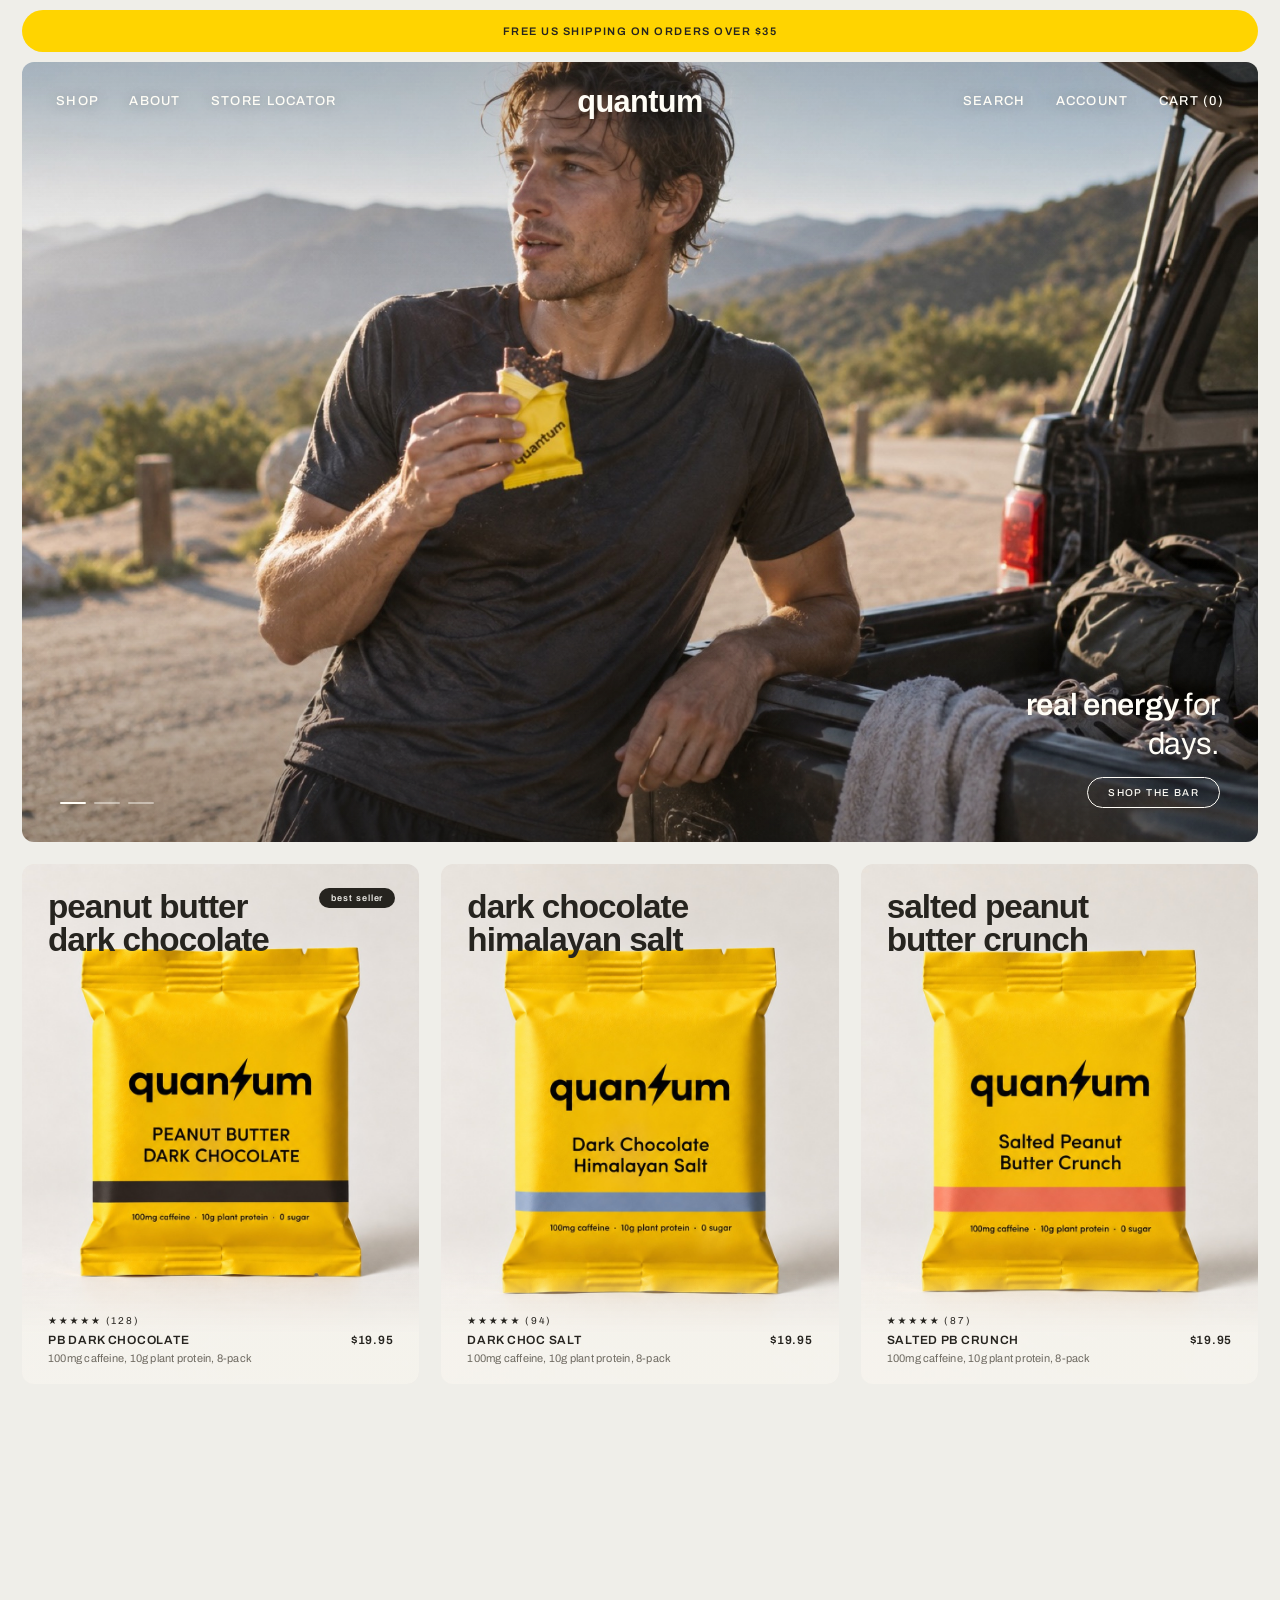
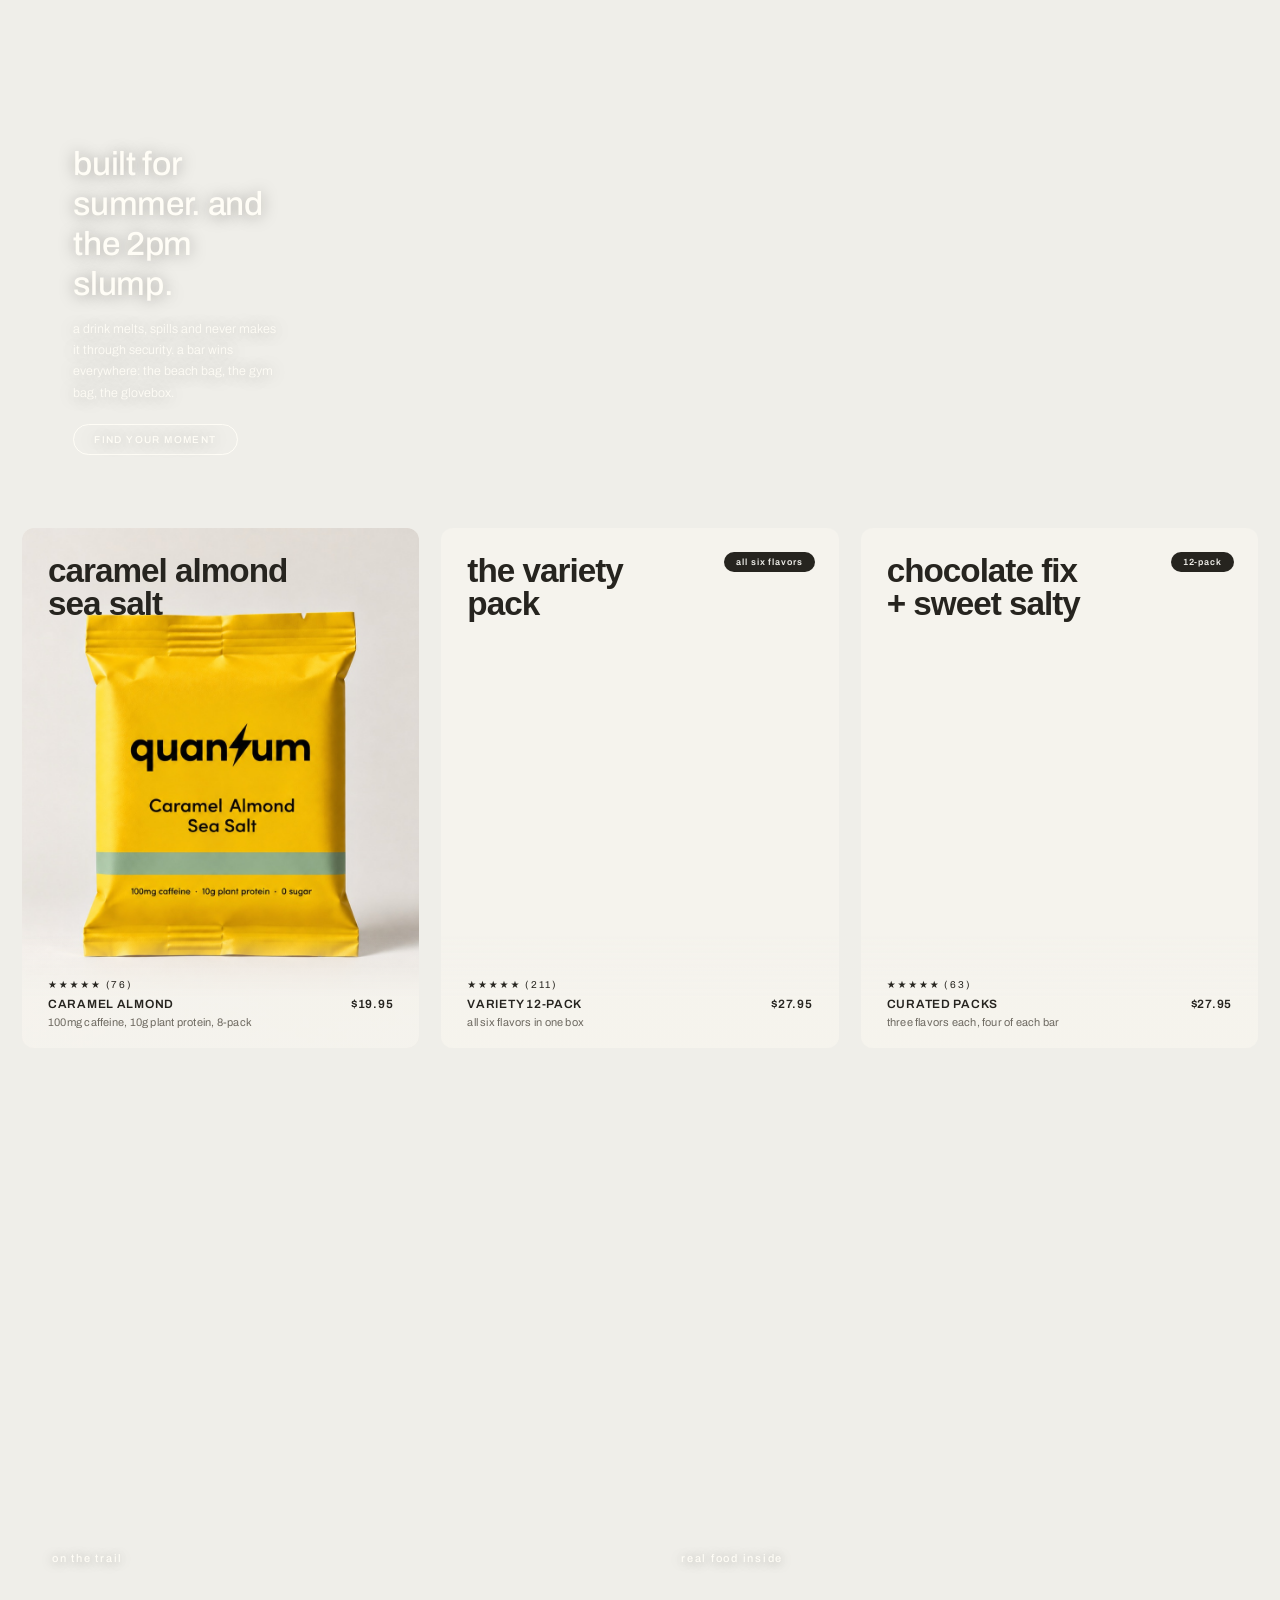
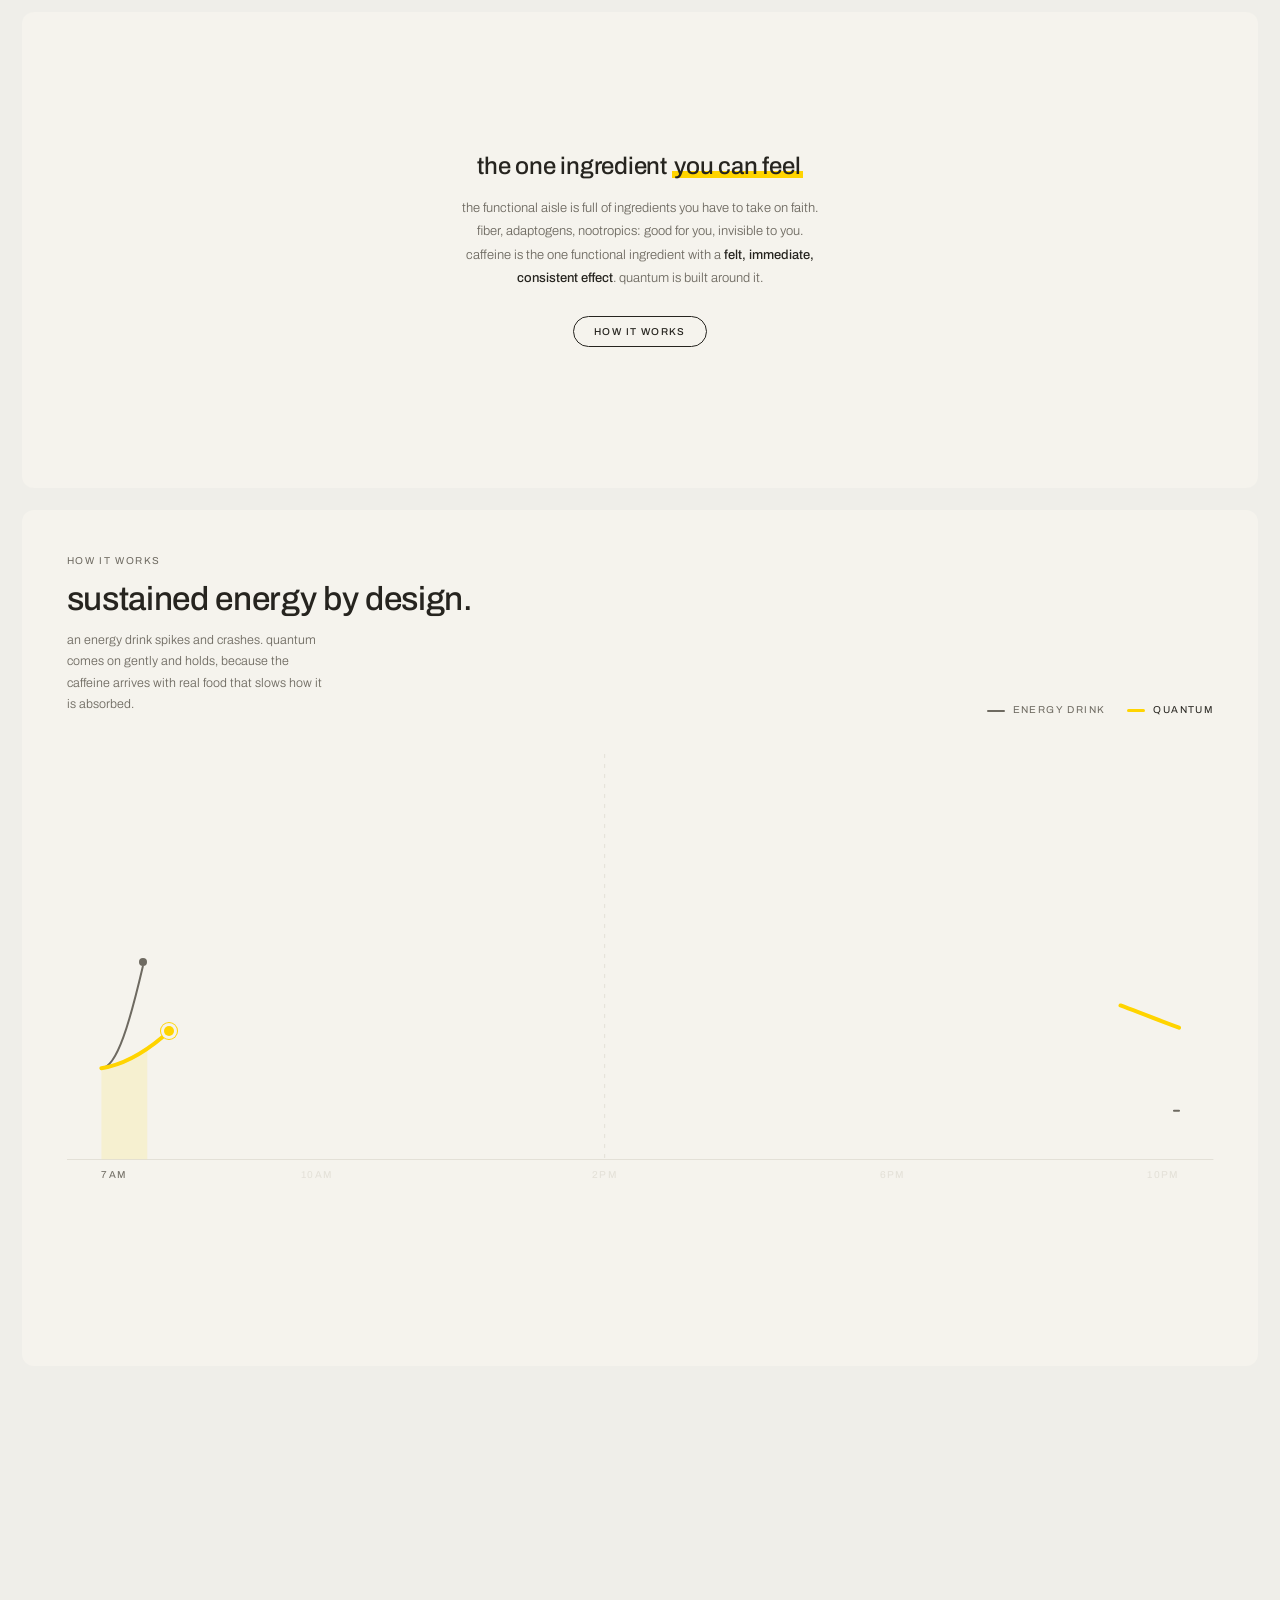
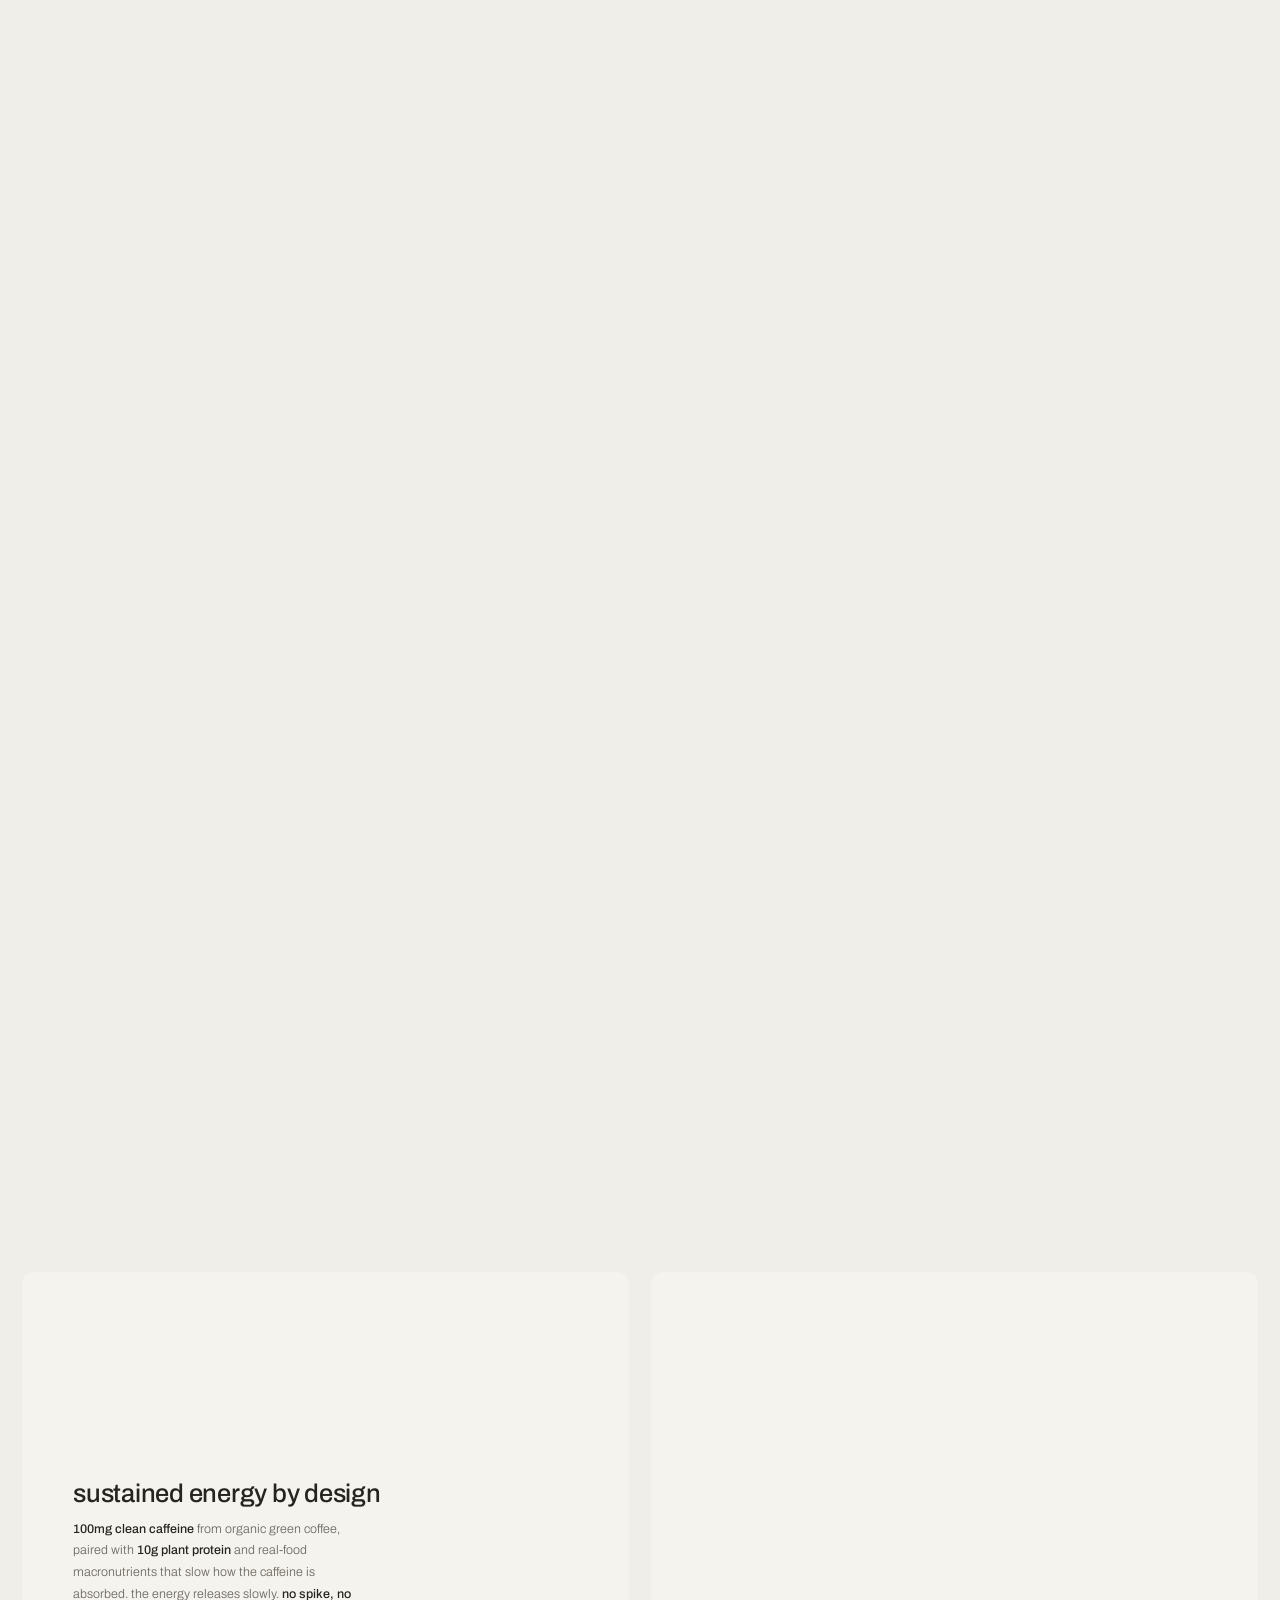
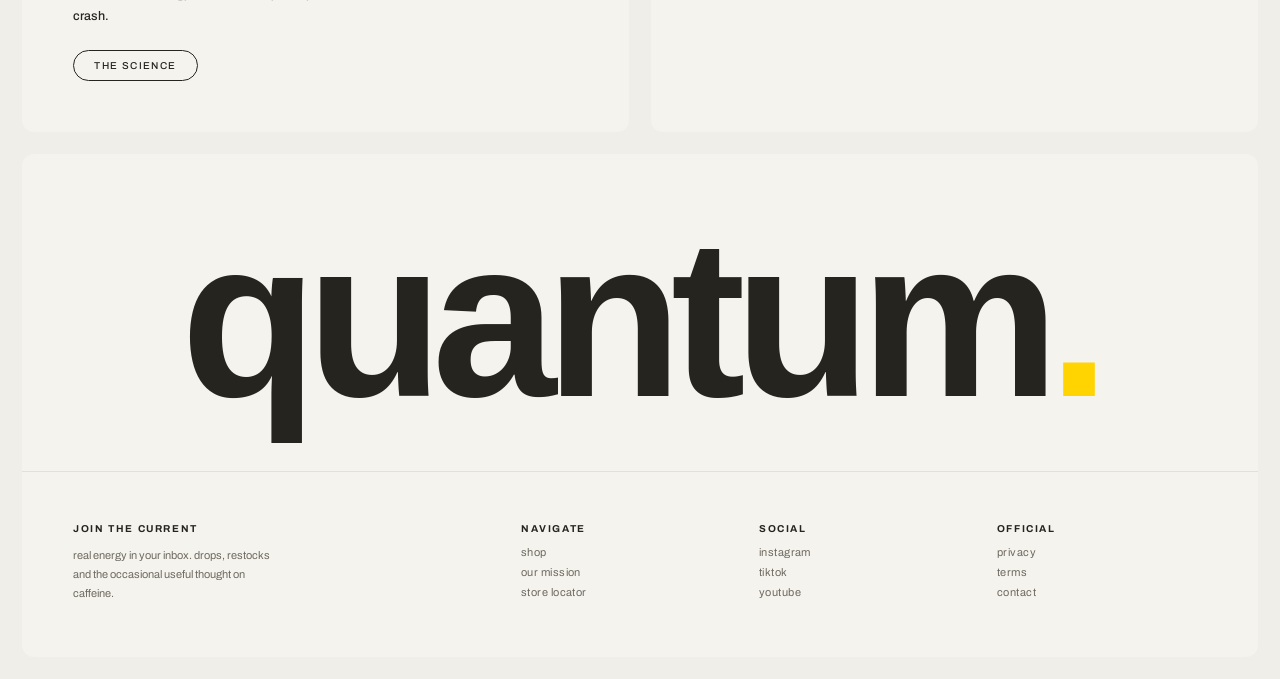
<file: index.html>
<!DOCTYPE html>
<html lang="en">
<head>
<meta charset="UTF-8">
<meta name="viewport" content="width=device-width, initial-scale=1.0">
<title>quantum, the caffeinated energy bar</title>
<link rel="icon" type="image/svg+xml" href="favicon.svg">
<link rel="preconnect" href="https://fonts.googleapis.com">
<link href="https://fonts.googleapis.com/css2?family=Archivo:wght@300;400;500;600&family=Archivo+Expanded:wght@500;600;700&display=swap" rel="stylesheet">
<link rel="stylesheet" href="styles.css">
</head>
<body>

<a class="bar" href="#">free us shipping on orders over $35</a>

<section class="hero-card">
  <div class="hero-slides">
    <img class="on" src="images/life-tailgate.jpg" alt="after a trail run, a quantum bar at the tailgate">
    <img src="images/life-bench.jpg" alt="two friends sharing a quantum bar on a park bench">
    <img src="images/life-doorway.jpg" alt="a quantum bar in the kitchen doorway, garden behind">
  </div>
  <div class="hero-dots" aria-label="hero images"><button class="on" aria-label="image 1"></button><button aria-label="image 2"></button><button aria-label="image 3"></button></div>
  <nav class="site-nav">
    <div class="links left"><a href="product.html">shop</a><a href="#">about</a><a href="#">store locator</a></div>
    <div class="wordmark">quantum</div>
    <div class="links right"><a href="#">search</a><a href="#">account</a><a href="#">cart (0)</a></div>
  </nav>
  <div class="hero-caption">
    <h1><b>real energy</b> for days.</h1>
    <a class="pill" href="product.html">shop the bar</a>
  </div>
</section>

<section class="tiles">
  <div class="tile swap">
    <div class="bg" style="background-image:url('images/pack-pb-dark-chocolate.jpg')"></div>
    <div class="bg-hover" style="background-image:url('https://images.portal.soot.com/generated/8382b0a5-110a-4354-98a3-7f238e8f13b6/38319881-cdf3-45c6-a02e-500b66343fa6-1784297603916.jpg')"></div>
    <div class="big">peanut butter<br>dark chocolate</div>
    <div class="new">best seller</div>
    <div class="bottom">
      <div class="stars">&#9733;&#9733;&#9733;&#9733;&#9733; (128)</div>
      <div class="meta"><span>pb dark chocolate</span><span>$19.95</span></div>
      <div class="desc">100mg caffeine, 10g plant protein, 8-pack</div>
    </div>
    <a class="buy" href="product.html">buy pb dark chocolate - $19.95</a>
  </div>
  <div class="tile swap">
    <div class="bg" style="background-image:url('images/pack-dark-chocolate-himalayan-salt.jpg')"></div>
    <div class="bg-hover" style="background-image:url('https://images.portal.soot.com/generated/8382b0a5-110a-4354-98a3-7f238e8f13b6/ef312429-b402-4021-851c-ac2aed56c398-1784297626084.jpg')"></div>
    <div class="big">dark chocolate<br>himalayan salt</div>
    <div class="bottom">
      <div class="stars">&#9733;&#9733;&#9733;&#9733;&#9733; (94)</div>
      <div class="meta"><span>dark choc salt</span><span>$19.95</span></div>
      <div class="desc">100mg caffeine, 10g plant protein, 8-pack</div>
    </div>
    <a class="buy" href="product.html">buy dark choc salt - $19.95</a>
  </div>
  <div class="tile swap">
    <div class="bg" style="background-image:url('images/pack-salted-pb-crunch.jpg')"></div>
    <div class="bg-hover" style="background-image:url('https://images.portal.soot.com/generated/8382b0a5-110a-4354-98a3-7f238e8f13b6/904ea52f-8c7b-4457-9515-d1af202f2d90-1784297648799.jpg')"></div>
    <div class="big">salted peanut<br>butter crunch</div>
    <div class="bottom">
      <div class="stars">&#9733;&#9733;&#9733;&#9733;&#9733; (87)</div>
      <div class="meta"><span>salted pb crunch</span><span>$19.95</span></div>
      <div class="desc">100mg caffeine, 10g plant protein, 8-pack</div>
    </div>
    <a class="buy" href="product.html">buy salted pb crunch - $19.95</a>
  </div>
</section>

<section class="focus" style="background-image:url('https://images.portal.soot.com/generated/8382b0a5-110a-4354-98a3-7f238e8f13b6/c3d1e579-3f2b-41e6-9b97-631d98555084-1784191888697.jpg')">
  <div class="cap">
    <h2>built for summer. and the 2pm slump.</h2>
    <p>a drink melts, spills and never makes it through security. a bar wins everywhere: the beach bag, the gym bag, the glovebox.</p>
    <a class="pill" href="#">find your moment</a>
  </div>
</section>

<section class="tiles">
  <div class="tile swap">
    <div class="bg" style="background-image:url('images/pack-caramel-almond-sea-salt.jpg')"></div>
    <div class="bg-hover" style="background-image:url('https://images.portal.soot.com/generated/8382b0a5-110a-4354-98a3-7f238e8f13b6/9c153407-0fd7-49c6-91ed-b317d0d5da78-1784191913764.jpg')"></div>
    <div class="big">caramel almond<br>sea salt</div>
    <div class="bottom">
      <div class="stars">&#9733;&#9733;&#9733;&#9733;&#9733; (76)</div>
      <div class="meta"><span>caramel almond</span><span>$19.95</span></div>
      <div class="desc">100mg caffeine, 10g plant protein, 8-pack</div>
    </div>
    <a class="buy" href="product.html">buy caramel almond - $19.95</a>
  </div>
  <div class="tile swap">
    <div class="bg" style="background-image:url('https://images.portal.soot.com/generated/8382b0a5-110a-4354-98a3-7f238e8f13b6/cbc21199-72df-4d8b-8316-527b122f4bf0-1784191222421.jpg')"></div>
    <div class="bg-hover" style="background-image:url('https://images.portal.soot.com/generated/8382b0a5-110a-4354-98a3-7f238e8f13b6/9901ca29-563b-42f7-8743-6242cdd3280c-1784191130452.jpg')"></div>
    <div class="big">the variety<br>pack</div>
    <div class="new">all six flavors</div>
    <div class="bottom">
      <div class="stars">&#9733;&#9733;&#9733;&#9733;&#9733; (211)</div>
      <div class="meta"><span>variety 12-pack</span><span>$27.95</span></div>
      <div class="desc">all six flavors in one box</div>
    </div>
    <a class="buy" href="product.html">buy the variety pack - $27.95</a>
  </div>
  <div class="tile swap">
    <div class="bg" style="background-image:url('https://images.portal.soot.com/generated/8382b0a5-110a-4354-98a3-7f238e8f13b6/86c8f8f7-154c-4ebf-a671-47f1f4a64772-1784191242559.jpg')"></div>
    <div class="bg-hover" style="background-image:url('https://images.portal.soot.com/generated/8382b0a5-110a-4354-98a3-7f238e8f13b6/99debb49-8d88-463b-9b80-fc582b84f55d-1784191266980.jpg')"></div>
    <div class="big">chocolate fix<br>+ sweet salty</div>
    <div class="new">12-pack</div>
    <div class="bottom">
      <div class="stars">&#9733;&#9733;&#9733;&#9733;&#9733; (63)</div>
      <div class="meta"><span>curated packs</span><span>$27.95</span></div>
      <div class="desc">three flavors each, four of each bar</div>
    </div>
    <a class="buy" href="product.html">buy curated packs - $27.95</a>
  </div>
</section>

<section class="duo">
  <div class="cell" style="background-image:url('https://images.portal.soot.com/generated/8382b0a5-110a-4354-98a3-7f238e8f13b6/e3f4f9ee-1a88-45ba-a80f-6eb10f0e193b-1784191940046.jpg')"><span>on the trail</span></div>
  <div class="cell" style="background-image:url('https://images.portal.soot.com/generated/8382b0a5-110a-4354-98a3-7f238e8f13b6/9c153407-0fd7-49c6-91ed-b317d0d5da78-1784191913764.jpg')"><span>real food inside</span></div>
</section>

<section class="statement">
  <h2>the one ingredient <em>you can feel</em></h2>
  <p>the functional aisle is full of ingredients you have to take on faith. fiber, adaptogens, nootropics: good for you, invisible to you. caffeine is the one functional ingredient with a <b>felt, immediate, consistent effect</b>. quantum is built around it.</p>
  <a class="pill" href="#how-it-works">how it works</a>
</section>

<section class="curve" id="how-it-works">
  <div class="curve-sticky">
    <div class="curve-head">
      <div>
        <span class="eyebrow">how it works</span>
        <h2>sustained energy by design.</h2>
        <p>an energy drink spikes and crashes. quantum comes on gently and holds, because the caffeine arrives with real food that slows how it is absorbed.</p>
      </div>
      <div class="curve-legend"><span>energy drink</span><span class="q">quantum</span></div>
    </div>
    <div class="curve-stage">
      <svg viewBox="0 0 1000 400" preserveAspectRatio="none" aria-hidden="true">
        <defs><clipPath id="curveClip"><rect x="0" y="0" width="0" height="400"/></clipPath></defs>
        <line class="curve-grid" x1="0" y1="400" x2="1000" y2="400"/>
        <line class="curve-grid" x1="469" y1="0" x2="469" y2="400" stroke-dasharray="4 6"/>
        <path class="curve-fill" clip-path="url(#curveClip)" d="M30,310 C90,300 120,215 190,190 C260,170 340,168 469,170 C600,172 680,180 760,195 C840,210 910,245 970,270 L970,400 L30,400 Z"/>
        <path class="curve-line drink" pathLength="1" d="M30,310 C60,310 80,80 105,70 C130,60 150,140 185,250 C210,320 240,335 300,335 C360,335 420,335 450,320 C470,300 480,95 520,85 C560,80 580,190 620,270 C660,330 700,348 760,350 C830,352 900,352 970,352"/>
        <path class="curve-line q" pathLength="1" d="M30,310 C90,300 120,215 190,190 C260,170 340,168 469,170 C600,172 680,180 760,195 C840,210 910,245 970,270"/>
      </svg>
      <span class="curve-dot drink"></span>
      <span class="curve-dot q"></span>
      <span class="curve-note n1" data-at=".22">the spike</span>
      <span class="curve-note n2" data-at=".52">the crash</span>
      <span class="curve-note n3" data-at=".62">the second can</span>
      <span class="curve-note q n4" data-at=".97">still going</span>
      <div class="curve-axis">
        <span data-x="0" style="left:3%">7am</span>
        <span data-x=".2" style="left:21.8%">10am</span>
        <span data-x=".47" style="left:46.9%">2pm</span>
        <span data-x=".73" style="left:72%">6pm</span>
        <span data-x="1" style="left:97%">10pm</span>
      </div>
    </div>
    <div class="curve-nums">
      <div><b>100<i>mg</i></b><span>clean caffeine</span></div>
      <div><b>10<i>g</i></b><span>plant protein</span></div>
      <div><b>0</b><span>crash</span></div>
    </div>
  </div>
</section>

<section class="split">
  <div class="panel">
    <h3>sustained energy by design</h3>
    <p><b>100mg clean caffeine</b> from organic green coffee, paired with <b>10g plant protein</b> and real-food macronutrients that slow how the caffeine is absorbed. the energy releases slowly. <b>no spike, no crash.</b></p>
    <a class="pill" href="#" style="align-self:flex-start">the science</a>
  </div>
  <div class="photo"></div>
</section>

<footer>
  <div class="giant">quantum<i>.</i></div>
  <div class="foot-grid">
    <div>
      <h4>join the current</h4>
      <p>real energy in your inbox. drops, restocks and the occasional useful thought on caffeine.</p>
    </div>
    <div>
      <h4>navigate</h4>
      <a href="product.html">shop</a><a href="#">our mission</a><a href="#">store locator</a>
    </div>
    <div>
      <h4>social</h4>
      <a href="#">instagram</a><a href="#">tiktok</a><a href="#">youtube</a>
    </div>
    <div>
      <h4>official</h4>
      <a href="#">privacy</a><a href="#">terms</a><a href="#">contact</a>
    </div>
  </div>
</footer>

<script src="site.js"></script>
</file>
<file: styles.css>
:root{
    --yellow:#FFD400;
    --ink:#26241F;
    --ink-soft:#6E6A61;
    --page:#EFEEE9;
    --card:#F5F3ED;
    --card-light:#FCFBF7;
    --line:#E3E0D7;
    --radius:12px;
    --gutter:22px;
  }
  *{margin:0;padding:0;box-sizing:border-box}
  html{scroll-behavior:smooth}
  body{
    font-family:'Archivo',system-ui,sans-serif;
    background:var(--page);color:var(--ink);
    -webkit-font-smoothing:antialiased;
    padding:0 var(--gutter) var(--gutter);
  }
  a{color:inherit;text-decoration:none}
  .pill{
    display:inline-block;font-size:10px;font-weight:500;letter-spacing:.14em;text-transform:uppercase;
    padding:9px 20px;border:1px solid currentColor;border-radius:999px;
    transition:background .25s ease,color .25s ease;
  }
  .pill:hover{background:var(--ink);color:var(--card);border-color:var(--ink)}

  /* announcement */
  .bar{
    display:block;background:var(--yellow);color:var(--ink);
    border-radius:999px;margin:10px 0;
    font-size:11px;letter-spacing:.14em;text-transform:uppercase;font-weight:600;
    text-align:center;padding:15px 16px;
    transition:filter .2s ease;
  }
  .bar:hover{filter:brightness(.96)}

  /* hero card with overlaid nav */
  .hero-card{
    position:relative;border-radius:var(--radius);overflow:hidden;
    min-height:min(88svh,780px);background:var(--card);
  }
  .hero-slides{position:absolute;inset:0;z-index:0}
  .hero-slides img{
    position:absolute;inset:0;width:100%;height:100%;object-fit:cover;object-position:center 40%;
    opacity:0;transform:scale(1.04);
    transition:opacity 1.1s ease,transform 6.5s linear;
  }
  .hero-slides img.on{opacity:1;transform:scale(1)}
  .hero-card::before{
    content:"";position:absolute;inset:0;z-index:1;pointer-events:none;
    background:linear-gradient(rgba(20,18,12,.22),transparent 28%),linear-gradient(transparent 62%,rgba(20,18,12,.34));
  }
  .hero-dots{position:absolute;left:38px;bottom:38px;z-index:3;display:flex;gap:8px}
  .hero-dots button{width:26px;height:2px;border:0;padding:0;cursor:pointer;background:rgba(255,253,246,.45);border-radius:2px;transition:background .3s ease}
  .hero-dots button.on{background:#FFFDF6}
  @media(prefers-reduced-motion:reduce){.hero-slides img{transition:none;transform:none}}
  .site-nav{
    position:absolute;inset:0 0 auto 0;z-index:60;
    display:flex;align-items:center;justify-content:space-between;
    padding:22px 34px;
    color:#FFFDF6;text-shadow:0 1px 14px rgba(20,18,12,.25);
    transition:transform .5s cubic-bezier(.4,0,.2,1),background .3s ease,color .3s ease;
  }
  .site-nav.fixed{
    position:fixed;top:0;left:0;right:0;
    background:var(--page);color:var(--ink);text-shadow:none;
    padding:16px 34px;
    transform:translateY(0);
  }
  .site-nav.fixed.hidden{transform:translateY(-110%)}
  .site-nav .links{display:flex;gap:30px;font-size:13px;font-weight:500;letter-spacing:.1em;text-transform:uppercase;flex:1}
  .site-nav .links.right{justify-content:flex-end}
  .site-nav .links a{position:relative;padding-bottom:3px}
  .site-nav .links a::after{
    content:"";position:absolute;left:0;bottom:0;height:1px;width:100%;
    background:currentColor;transform:scaleX(0);transform-origin:right;
    transition:transform .35s cubic-bezier(.4,0,.2,1);
  }
  .site-nav .links a:hover::after{transform:scaleX(1);transform-origin:left}
  .wordmark{
    font-family:'Archivo Expanded',sans-serif;font-weight:700;
    font-size:clamp(22px,2.4vw,32px);letter-spacing:-.02em;text-transform:lowercase;
  }
  @media(max-width:759px){
    .hero-dots{left:22px;bottom:22px}
    .hero-caption{right:22px;bottom:22px}
    .site-nav{padding:18px 20px}
    .site-nav.fixed{padding:14px 20px}
    .site-nav .links.left{display:none}
    .site-nav .links.right{gap:16px;font-size:11px;white-space:nowrap}
  }
  @media(max-width:430px){.site-nav .links.right a:nth-child(2){display:none}}

  .hero-caption{
    position:absolute;right:38px;bottom:34px;text-align:right;max-width:24ch;z-index:3;
    color:#FFFDF6;text-shadow:0 1px 16px rgba(20,18,12,.3);
  }
  .hero-caption h1{
    font-weight:400;font-size:clamp(22px,2.4vw,32px);letter-spacing:-.01em;line-height:1.25;
    text-transform:lowercase;margin-bottom:14px;
  }
  .hero-caption h1 b{font-weight:600}

  /* flavor tiles */
  .tiles{display:grid;gap:var(--gutter);margin-top:var(--gutter);grid-template-columns:1fr}
  @media(min-width:760px){.tiles{grid-template-columns:1fr 1fr 1fr}}
  .tile{
    background:var(--card);border-radius:var(--radius);padding:26px 26px 22px;
    display:flex;flex-direction:column;min-height:520px;position:relative;
  }
  .tile .big{
    font-family:'Archivo Expanded',sans-serif;font-weight:700;text-transform:lowercase;
    font-size:clamp(28px,2.6vw,38px);letter-spacing:-.03em;line-height:1;
  }
  .tile .new{
    position:absolute;top:24px;right:24px;
    font-size:9px;font-weight:600;letter-spacing:.1em;text-transform:lowercase;
    background:var(--ink);color:var(--page);padding:5px 12px;border-radius:999px;
  }
  .tile .shot{
    flex:1;display:flex;align-items:center;justify-content:center;padding:26px 0;
  }
  .tile.swap{overflow:hidden;padding:0}
  .tile.swap .bg,.tile.swap .bg-hover{
    position:absolute;inset:0;
    background-size:cover;background-position:center;
  }
  .tile.swap .bg{z-index:0}
  .tile.swap .bg-hover{z-index:1;opacity:0;transition:opacity .45s ease}
  @media(hover:hover){.tile.swap:hover .bg-hover{opacity:1}}
  .tile.swap.is-open .bg-hover{opacity:1}
  .tile.swap .big{position:absolute;top:26px;left:26px;z-index:2}
  .tile.swap .new{z-index:2}
  .tile.swap .bottom{
    position:absolute;left:0;right:0;bottom:0;z-index:2;padding:44px 26px 20px;
    background:linear-gradient(transparent, rgba(245,243,237,.94) 55%);
    transition:opacity .3s ease;
  }
  @media(hover:hover){.tile.swap:hover .bottom{opacity:0}}
  .tile.swap.is-open .bottom{opacity:0}
  .tile.swap .buy{
    position:absolute;left:22px;right:22px;bottom:22px;z-index:3;
    text-align:center;
    transform:translateY(12px);opacity:0;
    background:#FFFFFF;color:var(--ink);
    font-size:12px;font-weight:600;letter-spacing:.1em;text-transform:uppercase;
    padding:20px 24px;border-radius:999px;
    box-shadow:0 10px 30px rgba(38,36,31,.16);
    transition:opacity .35s ease,transform .35s cubic-bezier(.4,0,.2,1);
  }
  @media(hover:hover){.tile.swap:hover .buy{opacity:1;transform:translateY(0)}}
  .tile.swap.is-open .buy{opacity:1;transform:translateY(0)}
  .tile .shot img{max-width:74%;max-height:250px;border-radius:6px;
    filter:drop-shadow(0 18px 22px rgba(38,36,31,.18));}
  .tile .shot .ph{
    width:64%;aspect-ratio:4/5;border-radius:6px;background:var(--card-light);
    display:flex;align-items:center;justify-content:center;
    font-size:9px;letter-spacing:.14em;text-transform:uppercase;color:var(--ink-soft);
    border:1px dashed var(--line);text-align:center;padding:12px;
  }
  .tile .meta{display:flex;justify-content:space-between;align-items:baseline;font-size:12px;font-weight:600;letter-spacing:.06em;text-transform:uppercase}
  .tile .desc{font-size:11px;color:var(--ink-soft);margin-top:5px;text-transform:lowercase;letter-spacing:.02em}
  .tile .stars{font-size:10px;letter-spacing:.18em;color:var(--ink);margin-bottom:7px}

  /* focus modules */
  .focus{
    position:relative;margin-top:var(--gutter);border-radius:var(--radius);overflow:hidden;
    min-height:min(80svh,700px);
    background-size:cover;background-position:center;
    display:flex;align-items:flex-end;
  }
  .focus .cap{
    padding:clamp(30px,4vw,54px);color:#FFFDF6;text-shadow:0 1px 16px rgba(20,18,12,.35);
    max-width:34ch;
  }
  .focus .cap h2{font-weight:500;font-size:clamp(22px,2.6vw,34px);text-transform:lowercase;letter-spacing:-.01em;line-height:1.2;margin-bottom:14px}
  .focus .cap p{font-size:12.5px;font-weight:300;line-height:1.7;margin-bottom:20px;text-transform:lowercase}
  .duo{display:grid;gap:var(--gutter);margin-top:var(--gutter);grid-template-columns:1fr}
  @media(min-width:760px){.duo{grid-template-columns:1fr 1fr}}
  .duo .cell{
    position:relative;border-radius:var(--radius);overflow:hidden;min-height:520px;
    background-size:cover;background-position:center;display:flex;align-items:flex-end;
  }
  .duo .cell span{
    margin:26px 30px;font-size:11px;font-weight:500;letter-spacing:.16em;text-transform:lowercase;
    color:#FFFDF6;text-shadow:0 1px 12px rgba(20,18,12,.4);
  }

  /* statement module */
  .statement{
    margin-top:var(--gutter);border-radius:var(--radius);
    background:var(--card);
    padding:clamp(80px,11vw,150px) 24px;text-align:center;
  }
  .statement h2{
    font-weight:500;font-size:clamp(18px,1.9vw,24px);text-transform:lowercase;letter-spacing:-.01em;
    margin-bottom:18px;
  }
  .statement h2 em{font-style:normal;background:linear-gradient(transparent 68%, var(--yellow) 68%, var(--yellow) 96%, transparent 96%);padding:0 .1em}
  .statement p{
    font-size:13px;font-weight:300;line-height:1.8;color:var(--ink-soft);
    max-width:52ch;margin:0 auto 26px;text-transform:lowercase;
  }
  .statement p b{font-weight:500;color:var(--ink)}

  /* energy curve */
  .curve{margin-top:var(--gutter);min-height:260svh;position:relative}
  .curve-sticky{
    position:sticky;top:var(--gutter);height:calc(100svh - var(--gutter)*2);
    background:var(--card);border-radius:var(--radius);
    padding:clamp(24px,3.5vw,48px);
    display:flex;flex-direction:column;gap:clamp(20px,3vw,40px);
  }
  .curve-head{display:flex;justify-content:space-between;align-items:flex-end;gap:18px 32px;flex-wrap:wrap}
  .curve-head .eyebrow{display:block;font-size:10px;letter-spacing:.16em;text-transform:uppercase;color:var(--ink-soft);margin-bottom:14px}
  .curve-head h2{font-weight:500;font-size:clamp(22px,2.6vw,34px);text-transform:lowercase;letter-spacing:-.01em;line-height:1.15;margin-bottom:12px}
  .curve-head p{font-size:12.5px;font-weight:300;line-height:1.7;color:var(--ink-soft);max-width:38ch;text-transform:lowercase}
  .curve-legend{display:flex;gap:22px;font-size:10px;letter-spacing:.14em;text-transform:uppercase;color:var(--ink-soft);white-space:nowrap}
  .curve-legend span::before{content:"";display:inline-block;width:18px;height:2px;vertical-align:middle;margin-right:8px;background:var(--ink-soft);border-radius:2px}
  .curve-legend .q{color:var(--ink)}
  .curve-legend .q::before{background:var(--yellow);height:3px}
  .curve-stage{position:relative;flex:1;min-height:0;margin-bottom:26px}
  .curve-stage svg{position:absolute;inset:0;width:100%;height:100%;overflow:visible;display:block}
  .curve-grid{stroke:var(--line);stroke-width:1;vector-effect:non-scaling-stroke}
  .curve-line{fill:none;stroke-linecap:round;stroke-linejoin:round;vector-effect:non-scaling-stroke;stroke-dasharray:1;stroke-dashoffset:0}
  .curve-line.drink{stroke:var(--ink-soft);stroke-width:2}
  .curve-line.q{stroke:var(--yellow);stroke-width:4}
  .curve-fill{fill:var(--yellow);opacity:.12}
  .curve.js .curve-line{stroke-dashoffset:1}
  .curve-dot{
    position:absolute;width:10px;height:10px;border-radius:50%;
    transform:translate(-50%,-50%);pointer-events:none;
    transition:opacity .3s ease;
  }
  .curve-dot.drink{background:var(--ink-soft);width:8px;height:8px}
  .curve-dot.q{background:var(--yellow);box-shadow:0 0 0 3px var(--card),0 0 0 4px var(--yellow)}
  .curve.js .curve-dot{opacity:0}
  .curve.js .curve-dot.on{opacity:1}
  .curve-note{
    position:absolute;font-size:10px;letter-spacing:.14em;text-transform:uppercase;color:var(--ink-soft);
    white-space:nowrap;transform:translate(-100%,-100%);
    transition:opacity .4s ease,transform .4s ease;
  }
  .curve-note.q{color:var(--ink)}
  .curve-note.n1{left:16%;top:15%}
  .curve-note.n2{left:36%;top:80%}
  .curve-note.n3{left:63%;top:32%}
  .curve-note.n4{left:97%;top:56%}
  .curve.js .curve-note{opacity:0;transform:translate(-100%,-60%)}
  .curve.js .curve-note.on{opacity:1;transform:translate(-100%,-100%)}
  .curve-axis{
    position:absolute;left:0;right:0;top:100%;margin-top:10px;height:14px;
    font-size:10px;letter-spacing:.14em;text-transform:uppercase;color:var(--line);
  }
  .curve-axis span{position:absolute;transform:translateX(-50%);transition:color .4s ease}
  .curve-axis span:first-child{transform:none}
  .curve-axis span:last-child{transform:translateX(-100%)}
  .curve-axis span.on{color:var(--ink-soft)}
  .curve-nums{
    display:grid;grid-template-columns:repeat(3,1fr);gap:var(--gutter);
    padding-top:clamp(10px,1.6vw,20px);
  }
  .curve-nums div{transition:opacity .6s ease,transform .6s cubic-bezier(.4,0,.2,1)}
  .curve.js .curve-nums div{opacity:0;transform:translateY(12px)}
  .curve.js .curve-nums div.on{opacity:1;transform:none}
  .curve-nums b{
    display:block;font-family:'Archivo Expanded',sans-serif;font-weight:700;
    font-size:clamp(26px,4.6vw,64px);letter-spacing:-.04em;line-height:1;
  }
  .curve-nums b i{font-style:normal}
  .curve-nums span{display:block;margin-top:8px;font-size:10px;letter-spacing:.14em;text-transform:uppercase;color:var(--ink-soft)}
  @media(max-width:759px){
    .curve{min-height:220svh}
    .curve-sticky{height:auto;min-height:0}
    .curve-stage{flex:none;aspect-ratio:4/3;margin-bottom:30px}
    .curve-note.n1{left:24%;top:6%}
    .curve-note.n2{left:46%;top:98%}
    .curve-note.n3{left:94%;top:22%}
    .curve-note.n4{left:97%;top:46%}
  }
  @media(prefers-reduced-motion:reduce){
    .curve{min-height:0}
    .curve-sticky{position:relative;top:auto;height:auto;min-height:min(80svh,700px)}
    .curve-stage{min-height:280px}
    .curve-line,.curve-dot,.curve-note,.curve-nums div{transition:none}
  }

  /* split module */
  .split{display:grid;gap:var(--gutter);margin-top:var(--gutter);grid-template-columns:1fr}
  @media(min-width:760px){.split{grid-template-columns:1fr 1fr}}
  .split .panel{
    background:var(--card);border-radius:var(--radius);
    padding:clamp(34px,4vw,60px);display:flex;flex-direction:column;justify-content:flex-end;min-height:460px;
  }
  .split .panel h3{font-weight:500;font-size:clamp(20px,2vw,26px);text-transform:lowercase;letter-spacing:-.01em;margin-bottom:12px}
  .split .panel p{font-size:12.5px;font-weight:300;line-height:1.75;color:var(--ink-soft);max-width:40ch;margin-bottom:22px;text-transform:lowercase}
  .split .panel p b{font-weight:500;color:var(--ink)}
  .split .photo{
    border-radius:var(--radius);min-height:460px;
    background:var(--card) url('https://images.portal.soot.com/generated/8382b0a5-110a-4354-98a3-7f238e8f13b6/ca3e5308-68ad-4b57-8b8b-39f3465ddada-1784191962317.jpg') center/cover no-repeat;
  }

  /* footer */
  footer{margin-top:var(--gutter);border-radius:var(--radius);background:var(--card);overflow:hidden}
  .giant{
    font-family:'Archivo Expanded',sans-serif;font-weight:700;text-transform:lowercase;
    font-size:clamp(80px,17.5vw,260px);letter-spacing:-.05em;line-height:.9;
    text-align:center;padding:clamp(30px,5vw,70px) 0 0;color:var(--ink);
  }
  .giant i{font-style:normal;color:var(--yellow)}
  .foot-grid{
    display:grid;gap:28px;grid-template-columns:1fr;padding:clamp(30px,4vw,54px);
    border-top:1px solid var(--line);margin-top:clamp(26px,4vw,60px);
    font-size:11px;color:var(--ink-soft);
  }
  @media(min-width:760px){.foot-grid{grid-template-columns:2fr 1fr 1fr 1fr}}
  .foot-grid h4{font-size:10px;letter-spacing:.16em;text-transform:uppercase;color:var(--ink);margin-bottom:12px}
  .foot-grid a{display:block;margin-bottom:8px;text-transform:lowercase;letter-spacing:.04em}
  .foot-grid p{line-height:1.7;max-width:34ch;text-transform:lowercase}

  /* product page */
  .site-nav.plain{
    position:sticky;top:0;z-index:60;
    color:var(--ink);text-shadow:none;background:var(--page);
    padding:16px 12px;margin-bottom:2px;
  }
  .pdp-stage{
    --accent:var(--yellow);--tint:var(--card);
    display:grid;gap:var(--gutter);grid-template-columns:1fr;
  }
  @media(min-width:900px){.pdp-stage{grid-template-columns:1.15fr 1fr}}
  .gallery{display:grid;gap:12px;grid-template-rows:auto auto}
  .gallery .main{
    position:relative;border-radius:var(--radius);overflow:hidden;
    background:var(--tint);aspect-ratio:4/5;max-height:min(78svh,760px);
    transition:background-color .5s ease;
  }
  .gallery .main img{position:absolute;inset:0;width:100%;height:100%;object-fit:cover;transition:opacity .35s ease}
  .gallery .main img.fade{opacity:0}
  .gallery .thumbs{display:grid;grid-template-columns:repeat(4,1fr);gap:12px}
  .gallery .thumbs button{
    border:0;padding:0;cursor:pointer;border-radius:8px;overflow:hidden;aspect-ratio:1;
    background:var(--tint);opacity:.55;transition:opacity .25s ease,box-shadow .25s ease;
  }
  .gallery .thumbs button img{width:100%;height:100%;object-fit:cover;display:block}
  .gallery .thumbs button.on{opacity:1;box-shadow:0 0 0 2px var(--accent)}
  .buy-panel{
    background:var(--tint);border-radius:var(--radius);
    padding:clamp(26px,3.4vw,46px);display:flex;flex-direction:column;gap:22px;
    transition:background-color .5s ease;
  }
  .buy-panel .eyebrow{font-size:10px;letter-spacing:.16em;text-transform:uppercase;color:var(--ink-soft)}
  .buy-panel h1{
    font-family:'Archivo Expanded',sans-serif;font-weight:700;text-transform:lowercase;
    font-size:clamp(28px,3vw,42px);letter-spacing:-.03em;line-height:1;margin-top:8px;
  }
  .buy-panel .outcome{font-size:15px;font-weight:400;line-height:1.5;text-transform:lowercase;margin-top:12px}
  .buy-panel .outcome em{font-style:normal;background:linear-gradient(transparent 68%, var(--accent) 68%, var(--accent) 96%, transparent 96%);padding:0 .1em;transition:background .5s ease}
  .buy-panel .rating{display:flex;gap:10px;align-items:baseline;font-size:11px;letter-spacing:.06em;text-transform:lowercase;color:var(--ink-soft);margin-top:10px}
  .buy-panel .rating b{letter-spacing:.18em;color:var(--ink);font-weight:400}
  .facts{display:grid;grid-template-columns:repeat(3,1fr);gap:12px;padding:6px 0}
  .facts b{display:block;font-family:'Archivo Expanded',sans-serif;font-weight:700;font-size:clamp(18px,1.8vw,24px);letter-spacing:-.03em;line-height:1}
  .facts b i{font-style:normal}
  .facts span{display:block;margin-top:6px;font-size:10px;letter-spacing:.12em;text-transform:uppercase;color:var(--ink-soft)}
  .flavors h4,.plan h4,.qty h4{font-size:10px;letter-spacing:.16em;text-transform:uppercase;color:var(--ink-soft);margin-bottom:10px}
  .flavors h4 span{color:var(--ink);text-transform:lowercase;letter-spacing:.02em;font-size:11px;margin-left:8px}
  .chips{display:flex;flex-wrap:wrap;gap:8px}
  .chips button{
    display:inline-flex;align-items:center;gap:8px;cursor:pointer;
    font-family:inherit;font-size:11px;letter-spacing:.04em;text-transform:lowercase;color:var(--ink);
    background:var(--card-light);border:1px solid var(--line);border-radius:999px;padding:9px 14px 9px 10px;
    transition:border-color .25s ease,background .25s ease;
  }
  .chips button i{width:12px;height:12px;border-radius:50%;background:var(--c);display:inline-block}
  .chips button.on{border-color:var(--ink);background:#FFFFFF}
  .plan .opts{display:grid;grid-template-columns:1fr 1fr;gap:8px}
  .plan label{
    display:block;cursor:pointer;border:1px solid var(--line);border-radius:10px;padding:14px 16px;
    background:var(--card-light);transition:border-color .25s ease,background .25s ease;
  }
  .plan label.on{border-color:var(--ink);background:#FFFFFF}
  .plan label input{display:none}
  .plan label b{display:block;font-size:12px;font-weight:600;letter-spacing:.06em;text-transform:uppercase}
  .plan label span{display:block;font-size:11px;color:var(--ink-soft);margin-top:4px;text-transform:lowercase}
  .plan label .save{color:var(--ink);background:linear-gradient(transparent 68%, var(--accent) 68%, var(--accent) 96%, transparent 96%);display:inline;padding:0 .1em}
  .cta-row{display:grid;grid-template-columns:auto 1fr;gap:10px;align-items:stretch}
  .qty-box{display:inline-flex;align-items:center;border:1px solid var(--line);border-radius:999px;background:var(--card-light)}
  .qty-box button{border:0;background:none;width:40px;height:52px;font-size:16px;cursor:pointer;color:var(--ink);font-family:inherit}
  .qty-box output{min-width:22px;text-align:center;font-size:13px;font-weight:600}
  .add{
    display:flex;align-items:center;justify-content:space-between;gap:16px;
    background:var(--ink);color:var(--page);border-radius:999px;padding:0 26px;
    font-size:12px;font-weight:600;letter-spacing:.1em;text-transform:uppercase;
    transition:transform .3s cubic-bezier(.4,0,.2,1),filter .2s ease;
  }
  .add:hover{filter:brightness(1.15);transform:translateY(-1px)}
  .add span{white-space:nowrap}
  @media(max-width:430px){.add{padding:0 18px;font-size:11px}}
  .buy-panel .store{font-size:11px;letter-spacing:.06em;text-transform:lowercase;color:var(--ink-soft);text-align:center;text-decoration:underline;text-underline-offset:3px}
  .badges{display:flex;flex-wrap:wrap;gap:6px 14px;font-size:10px;letter-spacing:.12em;text-transform:uppercase;color:var(--ink-soft);padding-top:6px}
  .badges span::before{content:"";display:inline-block;width:6px;height:6px;border-radius:50%;background:var(--accent);margin-right:7px;vertical-align:1px;transition:background .5s ease}
  .buy-panel .desc{font-size:12.5px;font-weight:300;line-height:1.75;color:var(--ink-soft);text-transform:lowercase;max-width:44ch}
  .buy-panel .desc b{font-weight:500;color:var(--ink)}

  /* sticky buy bar, mobile */
  .buy-bar{
    position:fixed;left:var(--gutter);right:var(--gutter);bottom:14px;z-index:70;
    display:none;align-items:center;justify-content:space-between;gap:12px;
    background:#FFFFFF;border-radius:999px;padding:8px 8px 8px 20px;
    box-shadow:0 12px 34px rgba(38,36,31,.18);
    transform:translateY(130%);transition:transform .4s cubic-bezier(.4,0,.2,1);
  }
  .buy-bar.show{transform:none}
  .buy-bar .who{font-size:11px;letter-spacing:.04em;text-transform:lowercase;line-height:1.3}
  .buy-bar .who b{display:block;font-weight:600;letter-spacing:.08em;text-transform:uppercase;font-size:10px}
  .buy-bar .add{padding:14px 20px;font-size:11px}
  @media(max-width:759px){.buy-bar{display:flex}}

  /* the three numbers, repeated */
  .nums-grid{display:grid;gap:var(--gutter);margin-top:var(--gutter);grid-template-columns:1fr}
  @media(min-width:760px){.nums-grid{grid-template-columns:repeat(3,1fr)}}
  .nums-grid .cell{
    background:var(--card);border-radius:var(--radius);padding:clamp(30px,3.4vw,46px);
    min-height:300px;display:flex;flex-direction:column;justify-content:space-between;gap:30px;
  }
  .nums-grid b{font-family:'Archivo Expanded',sans-serif;font-weight:700;font-size:clamp(56px,7vw,110px);letter-spacing:-.05em;line-height:.9}
  .nums-grid b i{font-style:normal}
  .nums-grid p{font-size:12.5px;font-weight:300;line-height:1.7;color:var(--ink-soft);text-transform:lowercase;max-width:30ch}
  .nums-grid p strong{font-weight:500;color:var(--ink)}

  /* cross-sell strip */
  .strip-head{display:flex;justify-content:space-between;align-items:baseline;margin:calc(var(--gutter)*2) 4px 0}
  .strip-head h3{font-weight:500;font-size:clamp(18px,1.9vw,24px);text-transform:lowercase;letter-spacing:-.01em}
  .strip-head a{font-size:10px;letter-spacing:.14em;text-transform:uppercase;color:var(--ink-soft)}

  /* block 5: ingredient flex */
  .ingredients{margin-top:var(--gutter);background:var(--card);border-radius:var(--radius);padding:clamp(26px,3.5vw,48px)}
  .ingredients .head{display:flex;justify-content:space-between;align-items:flex-end;gap:18px 32px;flex-wrap:wrap;margin-bottom:clamp(24px,3vw,40px)}
  .ingredients .head h2{font-weight:500;font-size:clamp(22px,2.6vw,34px);text-transform:lowercase;letter-spacing:-.01em;line-height:1.15;margin-bottom:10px}
  .ingredients .head p{font-size:12.5px;font-weight:300;line-height:1.7;color:var(--ink-soft);max-width:40ch;text-transform:lowercase}
  .ingredients .key{display:flex;gap:18px;font-size:10px;letter-spacing:.14em;text-transform:uppercase;color:var(--ink-soft);white-space:nowrap}
  .ingredients .key span::before{content:"";display:inline-block;width:8px;height:8px;border-radius:50%;margin-right:8px;vertical-align:0;border:1.5px solid var(--ink-soft)}
  .ingredients .key .yes::before{background:var(--yellow);border-color:var(--yellow)}
  .ingredients .cols{display:grid;gap:var(--gutter);grid-template-columns:1fr}
  @media(min-width:900px){.ingredients .cols{grid-template-columns:1.2fr .8fr}}
  .ingredients details{border-radius:8px;transition:background .25s ease}
  .ingredients details[open]{background:var(--card-light)}
  .ingredients summary{
    list-style:none;cursor:pointer;display:grid;grid-template-columns:22px 1fr auto;align-items:center;gap:14px;
    padding:15px 12px;font-size:14px;text-transform:lowercase;letter-spacing:-.005em;
  }
  .ingredients summary::-webkit-details-marker{display:none}
  .ingredients summary i{width:8px;height:8px;border-radius:50%;border:1.5px solid var(--ink-soft);justify-self:center;display:block}
  .ingredients details.feel summary i{background:var(--yellow);border-color:var(--yellow)}
  .ingredients summary small{font-size:10px;letter-spacing:.12em;text-transform:uppercase;color:var(--ink-soft)}
  .ingredients summary b{font-weight:500}
  .ingredients summary::after{content:"+";font-size:16px;font-weight:300;color:var(--ink-soft);grid-column:3;margin-left:14px}
  .ingredients details[open] summary::after{content:"\2212"}
  .ingredients details .what{
    display:grid;gap:8px 24px;grid-template-columns:1fr;padding:0 12px 18px 48px;
    font-size:12.5px;font-weight:300;line-height:1.65;color:var(--ink-soft);text-transform:lowercase;
  }
  @media(min-width:760px){.ingredients details .what{grid-template-columns:1fr 1fr 1fr}}
  .ingredients details .what span{display:block;font-size:10px;letter-spacing:.12em;text-transform:uppercase;color:var(--ink);margin-bottom:4px;font-weight:500}
  .panel-box{background:var(--card-light);border-radius:10px;padding:clamp(20px,2.4vw,30px);align-self:start}
  .panel-box h4{font-size:10px;letter-spacing:.16em;text-transform:uppercase;color:var(--ink-soft);margin-bottom:12px}
  .panel-box p{font-size:12px;line-height:1.75;text-transform:lowercase;color:var(--ink)}
  .panel-box .certs{display:flex;flex-wrap:wrap;gap:8px;margin-top:20px}
  .panel-box .certs span{font-size:10px;letter-spacing:.12em;text-transform:uppercase;border:1px solid var(--line);border-radius:999px;padding:7px 12px;color:var(--ink)}

  /* block 6: moment selector */
  .moments{margin-top:var(--gutter);background:var(--card);border-radius:var(--radius);padding:clamp(26px,3.5vw,48px);overflow:hidden}
  .moments .head{display:flex;justify-content:space-between;align-items:flex-end;gap:18px 32px;flex-wrap:wrap;margin-bottom:clamp(20px,2.6vw,32px)}
  .moments .head h2{font-weight:500;font-size:clamp(22px,2.6vw,34px);text-transform:lowercase;letter-spacing:-.01em;line-height:1.15}
  .moments .head p{font-size:12.5px;font-weight:300;line-height:1.7;color:var(--ink-soft);max-width:36ch;text-transform:lowercase}
  .moment-tabs{display:flex;gap:8px;overflow-x:auto;scrollbar-width:none;margin:0 -4px;padding:0 4px 6px}
  .moment-tabs::-webkit-scrollbar{display:none}
  .moment-tabs button{
    flex:none;cursor:pointer;font-family:inherit;font-size:11px;letter-spacing:.04em;text-transform:lowercase;color:var(--ink);
    background:var(--card-light);border:1px solid var(--line);border-radius:999px;padding:11px 18px;
    transition:border-color .25s ease,background .25s ease,color .25s ease;
  }
  .moment-tabs button.on{background:var(--ink);color:var(--page);border-color:var(--ink)}
  .moment-stage{display:grid;gap:var(--gutter);grid-template-columns:1fr;margin-top:clamp(18px,2.4vw,28px)}
  @media(min-width:760px){.moment-stage{grid-template-columns:1.25fr 1fr;align-items:stretch}}
  .moment-stage .pic{position:relative;border-radius:10px;overflow:hidden;aspect-ratio:3/2;background:var(--card-light)}
  .moment-stage .pic img{position:absolute;inset:0;width:100%;height:100%;object-fit:cover;transition:opacity .4s ease,transform 1.2s cubic-bezier(.2,.6,.2,1)}
  .moment-stage .pic img.fade{opacity:0;transform:scale(1.03)}
  .moment-stage .copy{display:flex;flex-direction:column;justify-content:flex-end;gap:14px;padding:6px 0}
  .moment-stage .copy .when{font-size:10px;letter-spacing:.16em;text-transform:uppercase;color:var(--ink-soft)}
  .moment-stage .copy h3{font-family:'Archivo Expanded',sans-serif;font-weight:700;font-size:clamp(26px,3vw,42px);letter-spacing:-.03em;line-height:1;text-transform:lowercase}
  .moment-stage .copy p{font-size:13px;font-weight:300;line-height:1.7;color:var(--ink-soft);text-transform:lowercase;max-width:34ch;min-height:3.4em}
  .moment-stage .copy .same{font-size:10px;letter-spacing:.14em;text-transform:uppercase;color:var(--ink);padding-top:6px}
  .moment-stage .copy .same i{font-style:normal}

  /* block 8: comparison with wit */
  .compare{margin-top:var(--gutter);background:var(--card);border-radius:var(--radius);padding:clamp(26px,3.5vw,48px)}
  .compare .head{margin-bottom:clamp(20px,2.6vw,32px)}
  .compare .head h2{font-weight:500;font-size:clamp(22px,2.6vw,34px);text-transform:lowercase;letter-spacing:-.01em;line-height:1.15;margin-bottom:10px}
  .compare .head p{font-size:12.5px;font-weight:300;line-height:1.7;color:var(--ink-soft);max-width:44ch;text-transform:lowercase}
  .compare .scroll{overflow-x:auto;scrollbar-width:none;margin:0 -4px;padding:0 4px}
  .compare .scroll::-webkit-scrollbar{display:none}
  .compare table{width:100%;min-width:560px;border-collapse:collapse;table-layout:fixed}
  .compare th,.compare td{text-align:left;vertical-align:top;padding:16px 14px;font-size:13px;font-weight:300;line-height:1.55;text-transform:lowercase}
  .compare th{font-size:10px;letter-spacing:.14em;text-transform:uppercase;font-weight:500;color:var(--ink-soft);padding-top:0}
  .compare td:first-child{font-weight:500;color:var(--ink);font-size:12px;letter-spacing:.04em;text-transform:uppercase;padding-left:0}
  .compare th:first-child{padding-left:0}
  .compare .q{background:var(--card-light);color:var(--ink);font-weight:400}
  .compare th.q{color:var(--ink);border-radius:10px 10px 0 0;position:relative}
  .compare th.q::after{content:"";position:absolute;left:14px;right:14px;bottom:0;height:3px;background:var(--yellow);border-radius:2px}
  .compare tr:last-child td.q{border-radius:0 0 10px 10px}
  .compare .foot{margin-top:18px;font-size:10px;letter-spacing:.12em;text-transform:uppercase;color:var(--ink-soft)}
  @media(max-width:759px){
    .compare th,.compare td{padding:12px 8px;font-size:12px}
    .compare td:first-child,.compare th:first-child{padding-left:0}
  }

  /* block 9: social proof, static */
  .proof{margin-top:var(--gutter);display:grid;gap:var(--gutter);grid-template-columns:1fr 1fr}
  @media(min-width:760px){.proof{grid-template-columns:repeat(4,1fr)}}
  .proof .cell{background:var(--card);border-radius:var(--radius);padding:clamp(22px,2.6vw,34px);display:flex;flex-direction:column;justify-content:space-between;gap:26px;min-height:260px}
  .proof .stat{grid-column:span 2}
  .proof .stat b{font-family:'Archivo Expanded',sans-serif;font-weight:700;font-size:clamp(48px,6vw,96px);letter-spacing:-.05em;line-height:.9}
  .proof .stat b i{font-style:normal}
  .proof .stat span{font-size:11px;letter-spacing:.14em;text-transform:uppercase;color:var(--ink-soft)}
  .proof .stat .stars{font-size:14px;letter-spacing:.2em;color:var(--ink)}
  .proof .quote{grid-column:span 2}
  .proof .quote p{font-size:clamp(16px,1.6vw,21px);font-weight:400;line-height:1.35;letter-spacing:-.01em;text-transform:lowercase}
  .proof .quote p em{font-style:normal;background:linear-gradient(transparent 68%, var(--yellow) 68%, var(--yellow) 96%, transparent 96%);padding:0 .1em}
  .proof .quote cite{font-style:normal;font-size:10px;letter-spacing:.14em;text-transform:uppercase;color:var(--ink-soft)}
  .proof .pic{border-radius:var(--radius);overflow:hidden;aspect-ratio:1;background-size:cover;background-position:center;position:relative;min-height:0}
  .proof .pic span{position:absolute;left:18px;bottom:16px;font-size:10px;letter-spacing:.14em;text-transform:lowercase;color:#FFFDF6;text-shadow:0 1px 12px rgba(20,18,12,.4)}

  /* block 7: taste */
  .taste{display:grid;gap:var(--gutter);margin-top:var(--gutter);grid-template-columns:1fr}
  @media(min-width:760px){.taste{grid-template-columns:1.1fr .9fr}}
  .taste .photo{position:relative;border-radius:var(--radius);overflow:hidden;background:var(--card);aspect-ratio:4/5;max-height:min(80svh,720px)}
  .taste .photo img{position:absolute;inset:0;width:100%;height:100%;object-fit:cover}
  .taste .photo span{position:absolute;left:22px;bottom:20px;font-size:10px;letter-spacing:.14em;text-transform:lowercase;color:#FFFDF6;text-shadow:0 1px 12px rgba(20,18,12,.4)}
  .taste .panel{background:var(--card);border-radius:var(--radius);padding:clamp(30px,3.6vw,52px);display:flex;flex-direction:column;justify-content:space-between;gap:34px}
  .taste .panel .eyebrow{display:block;font-size:10px;letter-spacing:.16em;text-transform:uppercase;color:var(--ink-soft);margin-bottom:14px}
  .taste .panel h2{font-weight:500;font-size:clamp(24px,2.8vw,38px);text-transform:lowercase;letter-spacing:-.015em;line-height:1.12}
  .taste .panel h2 em{font-style:normal;background:linear-gradient(transparent 68%, var(--yellow) 68%, var(--yellow) 96%, transparent 96%);padding:0 .1em}
  .taste .panel .story{font-size:13px;font-weight:300;line-height:1.75;color:var(--ink-soft);text-transform:lowercase;max-width:40ch;margin-top:16px}
  .taste .panel .story b{font-weight:500;color:var(--ink)}
  .taste .notes{padding-top:8px}
  .taste .notes h4{font-size:10px;letter-spacing:.16em;text-transform:uppercase;color:var(--ink-soft);margin-bottom:12px}
  .taste .notes h4 span{color:var(--ink);text-transform:lowercase;letter-spacing:.02em;font-size:11px;margin-left:8px}
  .taste .notes p{font-family:'Archivo Expanded',sans-serif;font-weight:600;font-size:clamp(16px,1.7vw,22px);letter-spacing:-.02em;line-height:1.3;text-transform:lowercase}
  .taste .notes p i{font-style:normal}
  .taste .strip{display:grid;grid-template-columns:1fr 1fr;gap:12px;margin-top:22px}
  .taste .strip div{border-radius:8px;overflow:hidden;aspect-ratio:3/2;background:var(--card-light)}
  .taste .strip img{width:100%;height:100%;object-fit:cover;display:block}

  /* block 10: subscribe reprise */
  .subscribe{margin-top:var(--gutter);background:var(--card);border-radius:var(--radius);padding:clamp(40px,6vw,90px) clamp(24px,4vw,60px);display:grid;gap:30px;grid-template-columns:1fr;align-items:center}
  @media(min-width:900px){.subscribe{grid-template-columns:1.2fr .8fr}}
  .subscribe .eyebrow{display:block;font-size:10px;letter-spacing:.16em;text-transform:uppercase;color:var(--ink-soft);margin-bottom:14px}
  .subscribe h2{font-weight:500;font-size:clamp(24px,3vw,40px);text-transform:lowercase;letter-spacing:-.015em;line-height:1.12;max-width:20ch}
  .subscribe h2 em{font-style:normal;background:linear-gradient(transparent 68%, var(--yellow) 68%, var(--yellow) 96%, transparent 96%);padding:0 .1em}
  .subscribe .terms{display:grid;grid-template-columns:repeat(3,auto);gap:10px 26px;justify-content:start;margin-top:22px;font-size:11px;letter-spacing:.06em;text-transform:lowercase;color:var(--ink-soft)}
  .subscribe .terms b{display:block;font-family:'Archivo Expanded',sans-serif;font-weight:700;font-size:clamp(18px,1.8vw,24px);letter-spacing:-.03em;color:var(--ink);margin-bottom:4px}
  .subscribe .terms b i{font-style:normal}
  .subscribe .act{display:flex;flex-direction:column;gap:12px;align-items:stretch}
  .subscribe .act .add{padding:20px 26px}
  .subscribe .act small{font-size:10px;letter-spacing:.12em;text-transform:uppercase;color:var(--ink-soft);text-align:center}

  /* block 11: faq */
  .faq{margin-top:var(--gutter);background:var(--card);border-radius:var(--radius);padding:clamp(26px,3.5vw,48px);display:grid;gap:var(--gutter);grid-template-columns:1fr}
  @media(min-width:900px){.faq{grid-template-columns:.8fr 1.2fr}}
  .faq h2{font-weight:500;font-size:clamp(22px,2.6vw,34px);text-transform:lowercase;letter-spacing:-.01em;line-height:1.15;margin-bottom:10px}
  .faq .lead p{font-size:12.5px;font-weight:300;line-height:1.7;color:var(--ink-soft);max-width:32ch;text-transform:lowercase}
  .faq details{border-radius:8px;transition:background .25s ease}
  .faq details[open]{background:var(--card-light)}
  .faq summary{list-style:none;cursor:pointer;display:flex;justify-content:space-between;align-items:center;gap:16px;padding:17px 14px;font-size:15px;text-transform:lowercase;letter-spacing:-.005em}
  .faq summary::-webkit-details-marker{display:none}
  .faq summary::after{content:"+";font-size:18px;font-weight:300;color:var(--ink-soft);flex:none}
  .faq details[open] summary::after{content:"\2212"}
  .faq details p{padding:0 14px 20px;font-size:13px;font-weight:300;line-height:1.75;color:var(--ink-soft);text-transform:lowercase;max-width:52ch}
  .faq details p b{font-weight:500;color:var(--ink)}

  /* product page: no hairlines anywhere */
  body.pdp .foot-grid{border-top:0}
  body.pdp .curve-grid{display:none}
</file>
